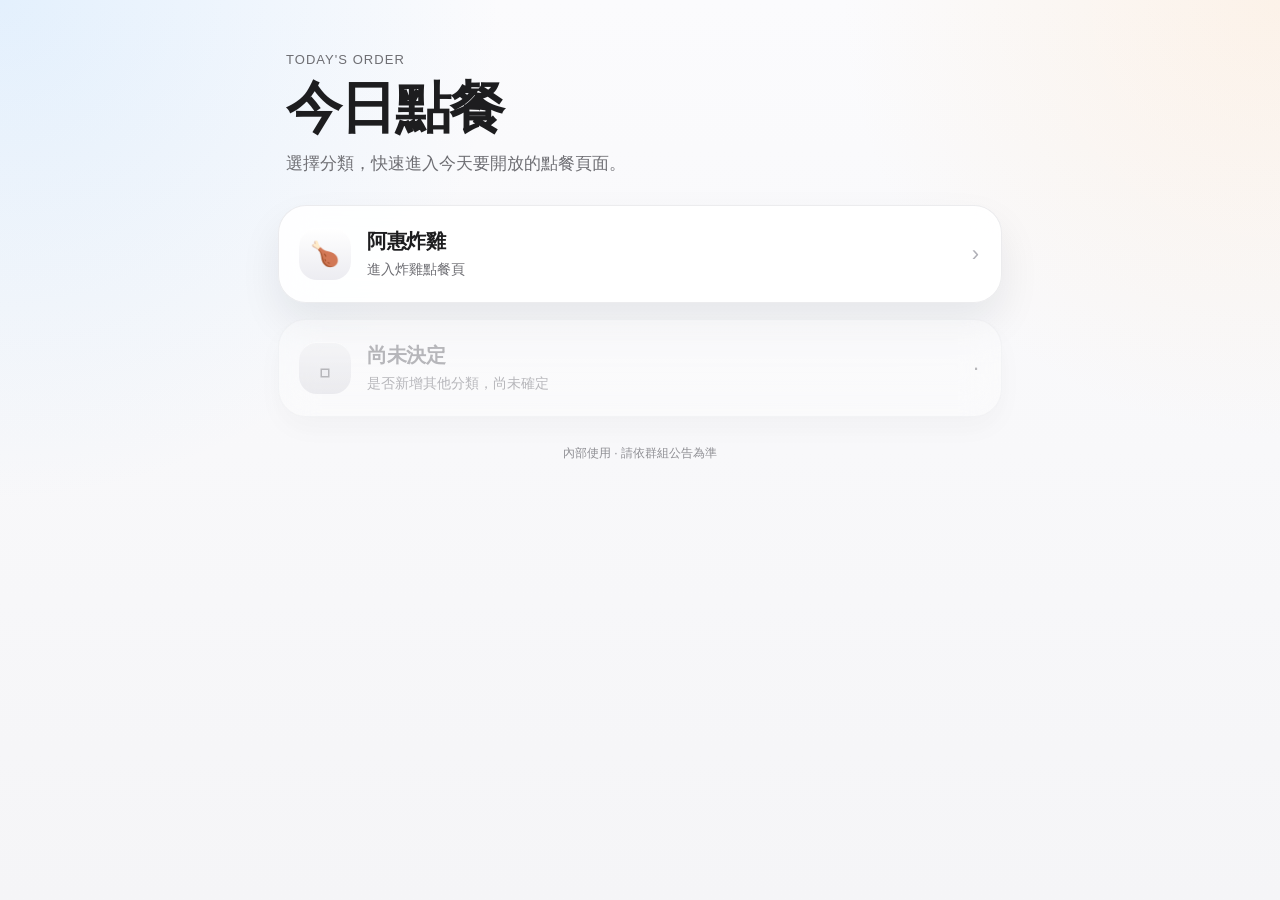
<file: index.html>
<!DOCTYPE html>
<html lang="zh-TW">
<head>
  <meta charset="UTF-8">
  <meta name="viewport" content="width=device-width, initial-scale=1.0">
  <title>今日點餐</title>
  <link rel="stylesheet" href="./css/index.css">
  <script src="./js/app.js" defer></script>
</head>
<body>

  <main class="shell">
    <section class="hero">
      <div class="eyebrow">Today&apos;s Order</div>
      <h1 class="title">今日點餐</h1>
      <p class="sub">選擇分類，快速進入今天要開放的點餐頁面。</p>
    </section>

    <section class="list">
      <a href="./ahui_fried_chicken.html" class="item">
        <div class="left">
          <div class="icon">🍗</div>
          <div class="copy">
            <div class="name">阿惠炸雞</div>
            <div class="desc">進入炸雞點餐頁</div>
          </div>
        </div>
        <div class="right">›</div>
      </a>

      <div class="item placeholder">
        <div class="left">
          <div class="icon">◻</div>
          <div class="copy">
            <div class="name">尚未決定</div>
            <div class="desc">是否新增其他分類，尚未確定</div>
          </div>
        </div>
        <div class="right">·</div>
      </div>
    </section>

    <div class="footer">內部使用 · 請依群組公告為準</div>
  </main>

</body>
</html>
</file>
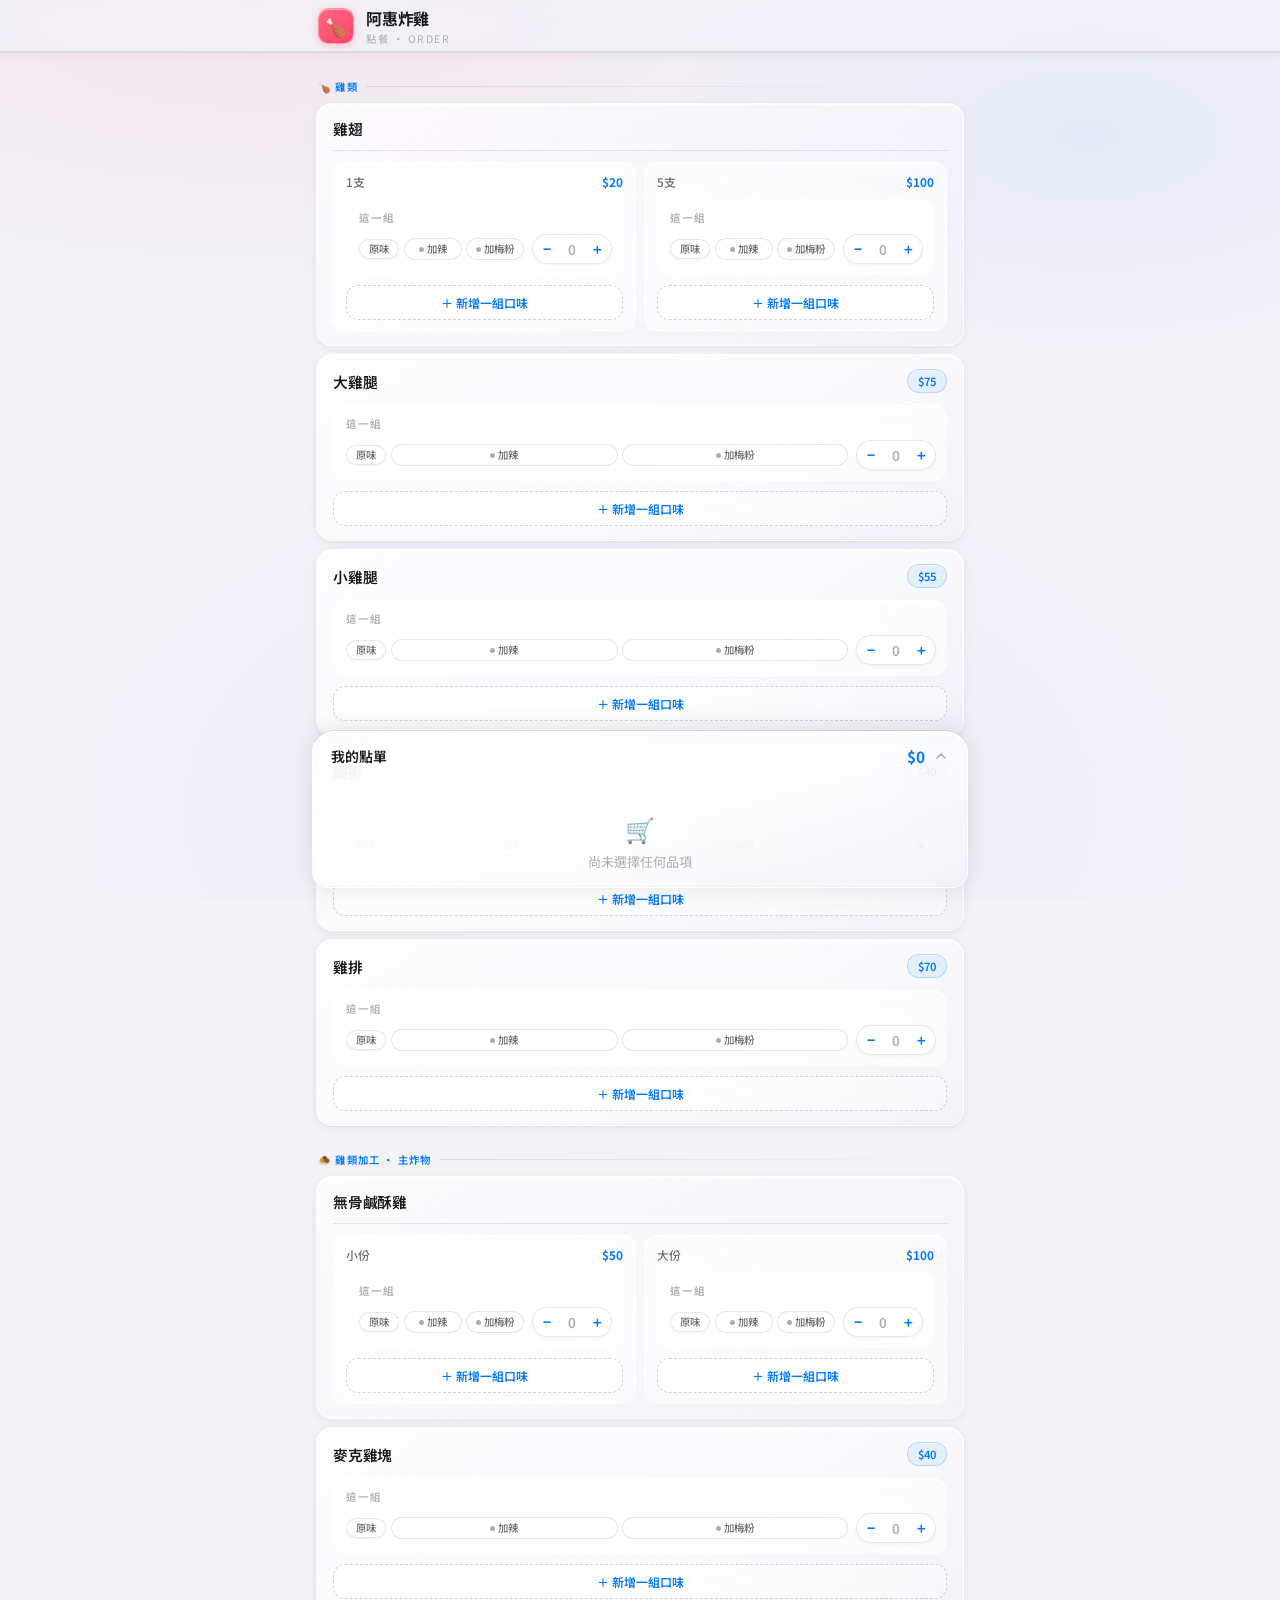
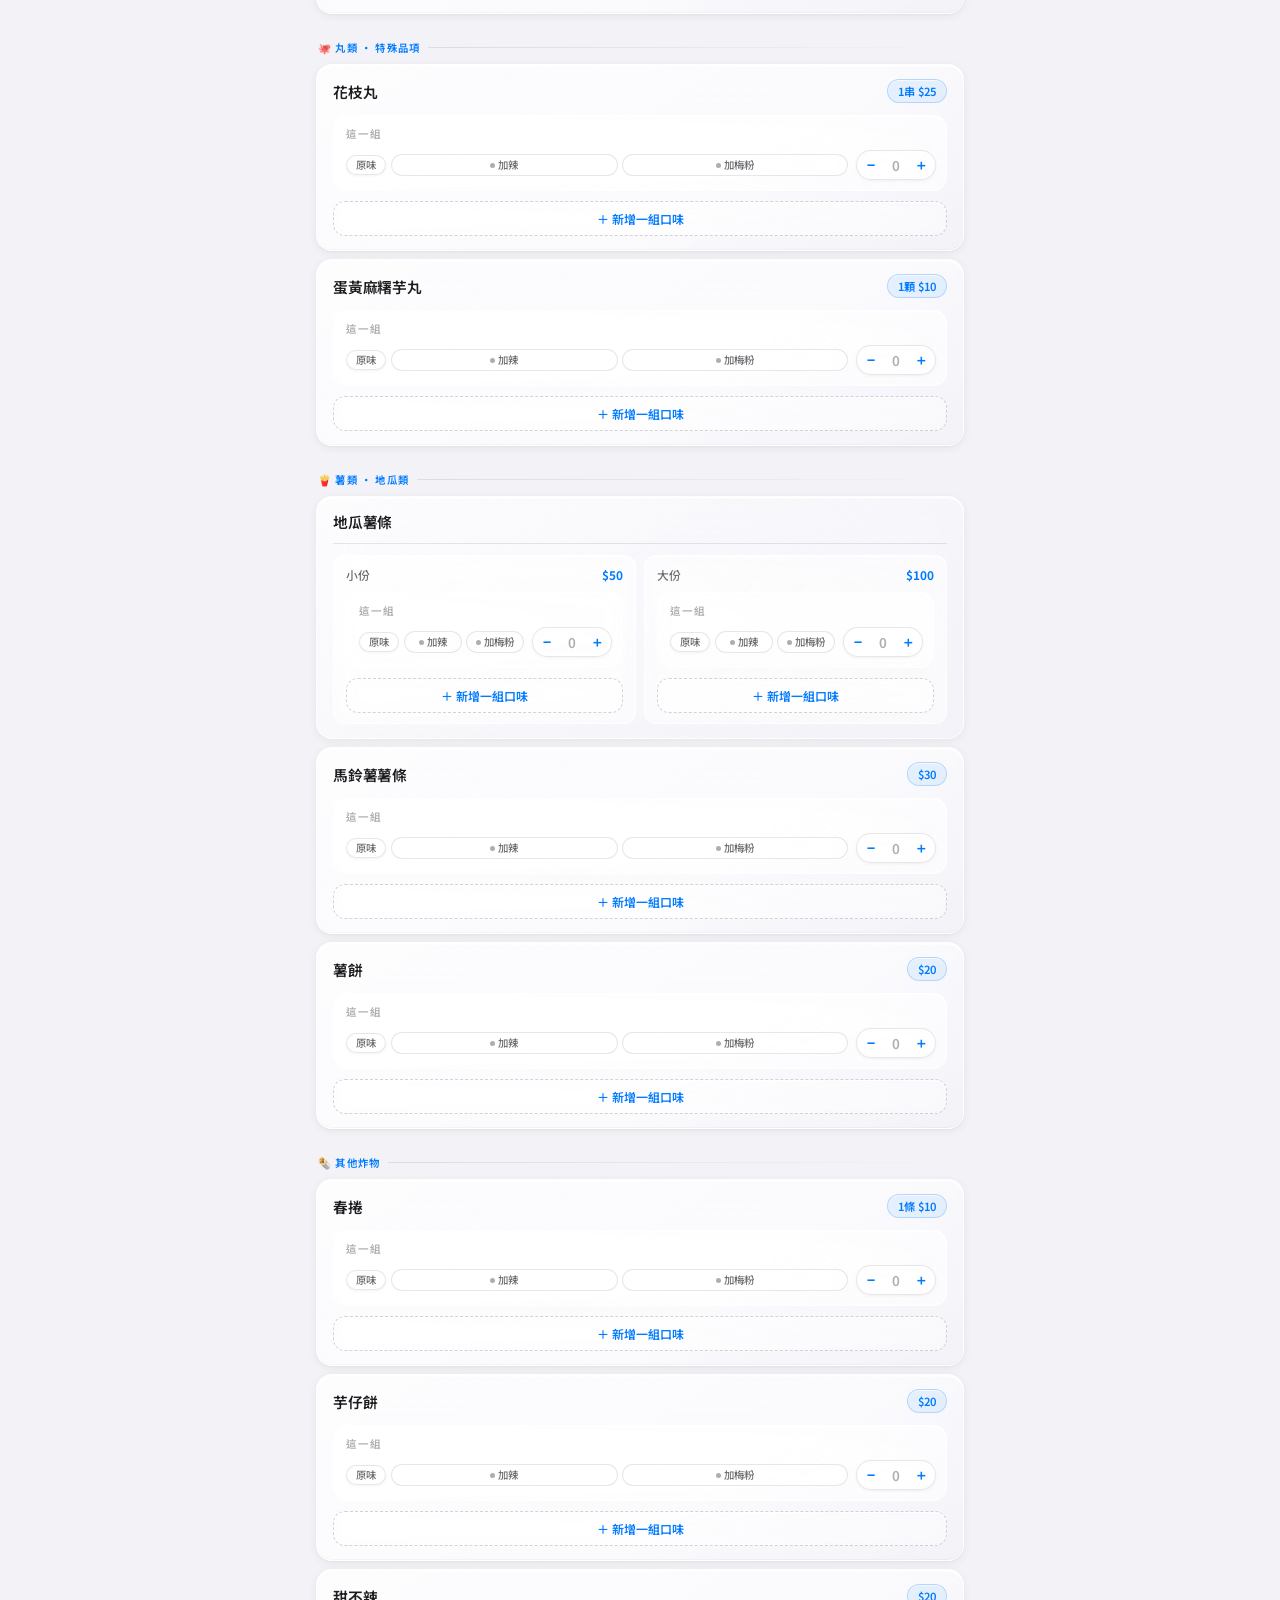
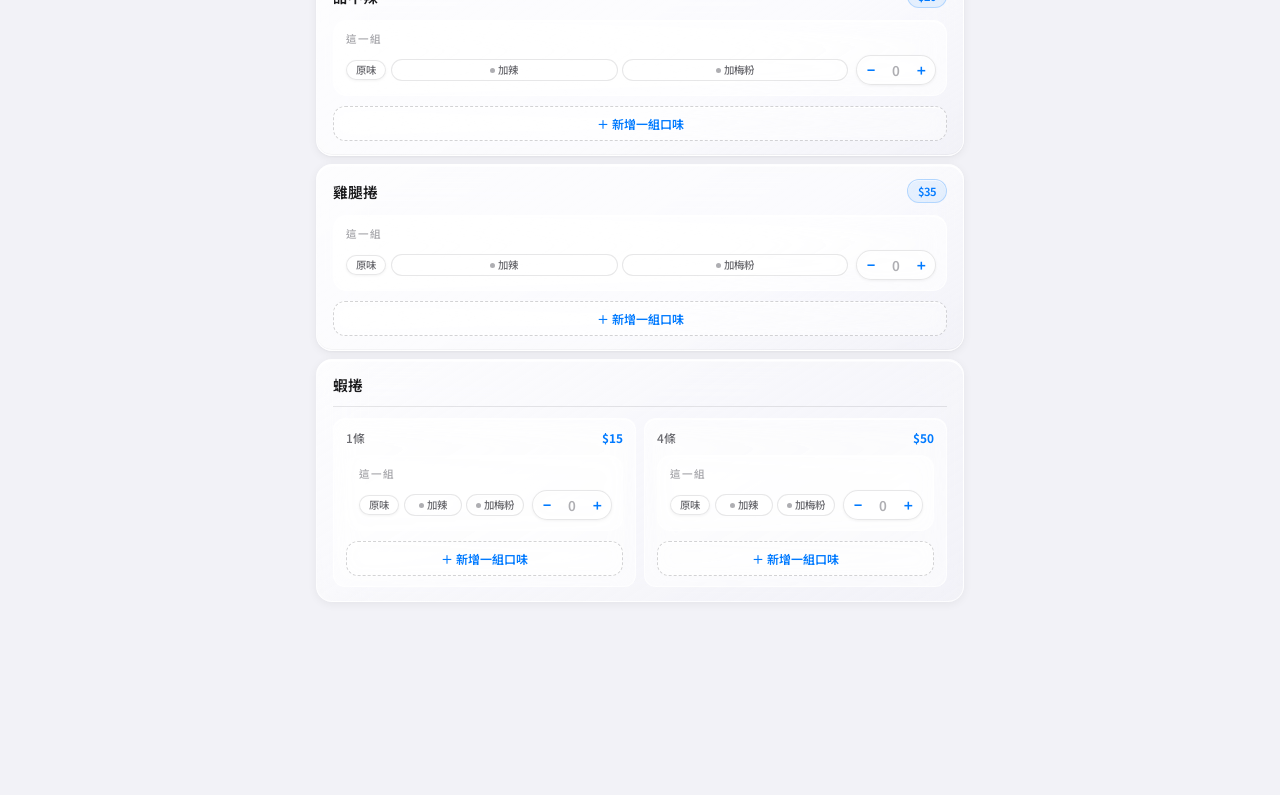
<file: ahui_fried_chicken.html>
<!DOCTYPE html>
<html lang="zh-TW">
<head>
<meta charset="UTF-8">
<meta name="viewport" content="width=device-width, initial-scale=1.0">
<title>阿惠炸雞</title>
<link rel="preconnect" href="https://fonts.googleapis.com">
<link href="https://fonts.googleapis.com/css2?family=Noto+Sans+TC:wght@300;400;500;600;700&display=swap" rel="stylesheet">
<style>
*,*::before,*::after{box-sizing:border-box;margin:0;padding:0}
:root{
  /* ── Apple System Colors ── */
  --blue:       #007AFF;
  --blue-lt:    #5AC8FA;
  --blue-bg:    rgba(0,122,255,0.09);
  --blue-bd:    rgba(0,122,255,0.22);
  --red:        #FF3B30;
  --red-bg:     rgba(255,59,48,0.09);
  --red-bd:     rgba(255,59,48,0.26);
  --orange:     #FF9500;
  --orange-bg:  rgba(255,149,0,0.09);
  --orange-bd:  rgba(255,149,0,0.26);
  --purple:     #AF52DE;
  --purple-bg:  rgba(175,82,222,0.08);
  --purple-bd:  rgba(175,82,222,0.24);
  --green:      #34C759;
  --green-bg:   rgba(52,199,89,0.09);
  --teal:       #5AC8FA;
  --pink-hint:  #FF2D55;
  --pink-soft:  rgba(255,45,85,0.07);
  /* ── Neutral grays (Apple SF) ── */
  --bg1:        #f2f2f7;
  --bg2:        #ffffff;
  --fill1:      rgba(120,120,128,0.12);
  --fill2:      rgba(120,120,128,0.08);
  --fill3:      rgba(120,120,128,0.05);
  --separator:  rgba(60,60,67,0.12);
  --t1:         #1c1c1e;
  --t2:         #3a3a3c;
  --t3:         #6d6d72;
  --t4:         #aeaeb2;
  --max:        680px;
  --bar-safe:   210px;
  --font:'Noto Sans TC',-apple-system,BlinkMacSystemFont,sans-serif;
}
html{-webkit-text-size-adjust:100%}

body{
  font-family:var(--font);
  color:var(--t1);
  -webkit-font-smoothing:antialiased;
  min-height:100vh;
  padding-bottom:calc(var(--bar-safe) + env(safe-area-inset-bottom,0px));
  background:
    radial-gradient(ellipse 100% 60% at 20% 0%,  rgba(255,45,85,0.06) 0%,  transparent 55%),
    radial-gradient(ellipse 70%  50% at 85% 15%, rgba(0,122,255,0.05)  0%,  transparent 50%),
    radial-gradient(ellipse 80%  70% at 50% 90%, rgba(90,200,250,0.05) 0%,  transparent 60%),
    #f2f2f7;
  background-attachment:fixed;
}

.page{max-width:var(--max);margin:0 auto;padding:0 16px}

/* ─── NAV ─── */
nav{
  background:rgba(242,242,247,0.82);
  backdrop-filter:saturate(180%) blur(28px);
  -webkit-backdrop-filter:saturate(180%) blur(28px);
  border-bottom:1px solid var(--separator);
  position:sticky;top:0;z-index:100;
  box-shadow:
    inset 0 -1px 0 var(--separator),
    0 1px 12px rgba(0,0,0,0.05);
}
.nav-inner{
  max-width:var(--max);margin:0 auto;
  display:flex;align-items:center;
  padding:0 18px;height:52px;gap:12px;
}
.nav-icon{
  width:36px;height:36px;
  background:linear-gradient(145deg,rgba(255,88,116,0.9),rgba(255,45,85,0.88));
  border-radius:10px;
  display:flex;align-items:center;justify-content:center;
  font-size:1.1rem;flex-shrink:0;
  border:1px solid rgba(255,255,255,0.40);
  box-shadow:
    inset 0 1px 0 rgba(255,255,255,0.45),
    0 2px 8px rgba(255,45,85,0.22);
}
.nav-name{font-size:1rem;font-weight:700;color:var(--t1);letter-spacing:-.2px}
.nav-sub{font-size:.65rem;color:var(--t4);letter-spacing:1.5px;margin-top:1px;text-transform:uppercase}

/* ─── SECTION ─── */
.section{margin-top:26px}
.cat-label{
  font-size:.65rem;font-weight:600;letter-spacing:1.2px;text-transform:uppercase;
  color:var(--blue);padding:0 2px;margin-bottom:9px;
  display:flex;align-items:center;gap:8px;
}
.cat-label::after{content:'';flex:1;height:1px;background:linear-gradient(90deg,var(--separator),transparent)}

/* ─── CARD ─── */
.card{
  background:linear-gradient(
    148deg,
    rgba(255,255,255,0.82) 0%,
    rgba(255,255,255,0.68) 60%,
    rgba(242,242,247,0.55) 100%
  );
  backdrop-filter:saturate(180%) blur(24px);
  -webkit-backdrop-filter:saturate(180%) blur(24px);
  border-radius:16px;
  border:1px solid rgba(255,255,255,0.78);
  margin-bottom:8px;overflow:hidden;
  box-shadow:
    inset 0 1.5px 0 rgba(255,255,255,0.95),
    inset 0 -1px 0 rgba(0,0,0,0.03),
    0 2px 10px rgba(0,0,0,0.06),
    0 1px 3px rgba(0,0,0,0.04);
  transition:box-shadow .2s, transform .18s;
}
.card:hover{
  transform:translateY(-1px);
  box-shadow:
    inset 0 1.5px 0 rgba(255,255,255,0.95),
    0 6px 22px rgba(0,0,0,0.09),
    0 2px 6px rgba(0,0,0,0.05);
}
.card.hot{
  border-color:rgba(0,122,255,0.30);
  box-shadow:
    inset 0 1.5px 0 rgba(255,255,255,0.95),
    0 0 0 3px rgba(0,122,255,0.09),
    0 4px 16px rgba(0,0,0,0.07);
}
.card-body{padding:14px 16px}
.row-top{display:flex;align-items:center;gap:10px;margin-bottom:12px}
.name{flex:1;font-size:.92rem;font-weight:600;letter-spacing:-.2px;color:var(--t1)}
.name{min-width:0}

.chip{
  font-size:.7rem;font-weight:600;color:var(--blue);
  background:var(--blue-bg);
  border:1px solid var(--blue-bd);
  border-radius:20px;padding:3px 10px;white-space:nowrap;
  backdrop-filter:blur(8px);-webkit-backdrop-filter:blur(8px);
  box-shadow:inset 0 1px 0 rgba(255,255,255,0.6);
}

.row-bot{display:flex;align-items:center;gap:8px}

/* ─── SEASONING ─── */
.season-row{flex:1;display:flex;align-items:center;gap:5px}
.season-row{min-width:0}
.pill-plain{
  font-size:.65rem;font-weight:500;color:var(--t4);
  border-radius:20px;padding:4px 9px;white-space:nowrap;line-height:1;
  flex-shrink:0;user-select:none;border:1px solid transparent;transition:all .16s;
}
.pill-plain.lit{
  color:var(--t3);
  background:rgba(255,255,255,0.65);
  border-color:var(--separator);
  box-shadow:inset 0 1px 0 rgba(255,255,255,0.9), 0 1px 3px rgba(0,0,0,0.05);
}

.toggle-wrap{display:flex;gap:4px;flex:1;min-width:0}
.tog{
  flex:1;display:flex;align-items:center;justify-content:center;gap:3px;
  padding:5px 4px;border-radius:20px;
  border:1px solid var(--separator);
  background:rgba(255,255,255,0.50);
  backdrop-filter:blur(10px);-webkit-backdrop-filter:blur(10px);
  font-family:var(--font);font-size:.65rem;font-weight:500;
  color:var(--t3);cursor:pointer;
  transition:all .15s;white-space:nowrap;line-height:1;
  box-shadow:inset 0 1px 0 rgba(255,255,255,0.75);
  min-width:0;
}
.tog .dot{width:5px;height:5px;border-radius:50%;background:var(--t4);flex-shrink:0;transition:background .14s}
.tog:hover{background:rgba(255,255,255,0.70);border-color:rgba(60,60,67,0.18)}
.tog.spicy-on{background:var(--red-bg);border-color:var(--red-bd);color:var(--red);
  box-shadow:inset 0 1px 0 rgba(255,255,255,0.6), 0 0 0 2px rgba(255,59,48,0.07)}
.tog.spicy-on .dot{background:var(--red)}
.tog.plum-on{background:var(--purple-bg);border-color:var(--purple-bd);color:var(--purple);
  box-shadow:inset 0 1px 0 rgba(255,255,255,0.6), 0 0 0 2px rgba(175,82,222,0.07)}
.tog.plum-on .dot{background:var(--purple)}

/* ─── STEPPER ─── */
.stepper{
  display:flex;align-items:center;
  background:rgba(255,255,255,0.55);
  backdrop-filter:blur(12px);-webkit-backdrop-filter:blur(12px);
  border:1px solid var(--separator);
  border-radius:20px;flex-shrink:0;overflow:hidden;
  box-shadow:inset 0 1px 0 rgba(255,255,255,0.85), 0 1px 3px rgba(0,0,0,0.05);
}
.st{
  width:28px;height:28px;border:none;background:transparent;
  color:var(--blue);font-size:.9rem;font-weight:600;cursor:pointer;
  display:flex;align-items:center;justify-content:center;
  transition:background .12s;
}
.st:hover{background:var(--fill1)}
.sn{
  min-width:22px;text-align:center;font-size:.84rem;font-weight:600;
  color:var(--t4);user-select:none;transition:color .14s;
}
.sn.nz{color:var(--blue)}

.order-stack{display:grid;gap:8px}
.order-line{
  padding:10px 10px 10px 12px;
  background:rgba(255,255,255,0.52);
  backdrop-filter:blur(12px);-webkit-backdrop-filter:blur(12px);
  border:1px solid rgba(255,255,255,0.70);
  border-radius:14px;
  box-shadow:inset 0 1px 0 rgba(255,255,255,0.88);
}
.order-line.active{
  background:var(--blue-bg);
  border-color:var(--blue-bd);
  box-shadow:inset 0 1px 0 rgba(255,255,255,0.85), 0 0 0 3px rgba(0,122,255,0.07);
}
.line-head{
  display:flex;align-items:center;justify-content:space-between;
  gap:8px;margin-bottom:9px;
}
.line-label{
  font-size:.66rem;font-weight:600;color:var(--t4);
  letter-spacing:.8px;text-transform:uppercase;
}
.line-remove{
  border:none;background:transparent;color:var(--t4);
  font-family:var(--font);font-size:.72rem;font-weight:600;
  cursor:pointer;padding:2px 4px;transition:color .14s;
}
.line-remove:hover{color:var(--red)}
.add-line{
  width:100%;margin-top:10px;padding:8px 10px;
  background:rgba(255,255,255,0.42);
  backdrop-filter:blur(10px);-webkit-backdrop-filter:blur(10px);
  border:1px dashed rgba(60,60,67,0.22);
  border-radius:12px;color:var(--blue);
  font-family:var(--font);font-size:.75rem;font-weight:600;
  cursor:pointer;transition:all .15s;
  box-shadow:inset 0 1px 0 rgba(255,255,255,0.80);
}
.add-line:hover{
  background:rgba(255,255,255,0.64);
  border-color:var(--blue-bd);
}
/* ─── VARIANT ─── */
.vwrap{
  background:linear-gradient(148deg,rgba(255,255,255,0.80),rgba(242,242,247,0.58));
  backdrop-filter:saturate(180%) blur(24px);
  -webkit-backdrop-filter:saturate(180%) blur(24px);
  border-radius:16px;
  border:1px solid rgba(255,255,255,0.75);
  margin-bottom:8px;padding:14px 16px;
  box-shadow:
    inset 0 1.5px 0 rgba(255,255,255,0.95),
    0 2px 10px rgba(0,0,0,0.06);
}
.vtitle{
  font-size:.92rem;font-weight:600;color:var(--t1);letter-spacing:-.2px;
  padding-bottom:11px;margin-bottom:11px;
  border-bottom:1px solid var(--separator);
}
.vgrid{display:grid;grid-template-columns:1fr 1fr;gap:8px}
@media(max-width:380px){.vgrid{grid-template-columns:1fr}}
.vcell{
  background:rgba(255,255,255,0.52);
  backdrop-filter:blur(12px);-webkit-backdrop-filter:blur(12px);
  border-radius:12px;padding:10px 12px;
  border:1px solid rgba(255,255,255,0.68);
  transition:all .16s;
  box-shadow:inset 0 1px 0 rgba(255,255,255,0.88);
}
.vcell.hot{
  background:var(--blue-bg);
  border-color:var(--blue-bd);
  box-shadow:inset 0 1px 0 rgba(255,255,255,0.85), 0 0 0 3px rgba(0,122,255,0.07);
}
.vcell-head{display:flex;align-items:center;justify-content:space-between;margin-bottom:9px}
.vsize{font-size:.74rem;font-weight:500;color:var(--t3)}
.vprice{font-size:.74rem;font-weight:700;color:var(--blue)}

/* ─── ORDER BAR ─── */
#bar{position:fixed;bottom:0;left:0;right:0;z-index:200}
.bar-wrap{max-width:var(--max);margin:0 auto;padding:0 12px 12px}
.bar-sheet{
  background:linear-gradient(
    165deg,
    rgba(255,255,255,0.86) 0%,
    rgba(255,255,255,0.74) 50%,
    rgba(242,242,247,0.68) 100%
  );
  backdrop-filter:saturate(200%) blur(36px);
  -webkit-backdrop-filter:saturate(200%) blur(36px);
  border-radius:22px 22px 16px 16px;
  border:1px solid rgba(255,255,255,0.82);
  box-shadow:
    inset 0 2px 0 rgba(255,255,255,0.98),
    inset 0 -1px 0 rgba(0,0,0,0.03),
    0 -1px 0 var(--separator),
    0 -6px 28px rgba(0,0,0,0.07),
    0 8px 32px rgba(0,0,0,0.05);
  overflow:hidden;
}
.bar-header{
  display:flex;align-items:center;justify-content:space-between;
  padding:13px 18px;cursor:pointer;
  border-bottom:1px solid transparent;transition:border-color .2s;
}
.bar-header.sep{border-color:var(--separator)}
.bhl{display:flex;align-items:center;gap:8px}
.bh-title{font-size:.87rem;font-weight:600;color:var(--t1)}
.bh-badge{
  background:var(--pink-hint);color:#fff;font-size:.62rem;font-weight:700;
  border-radius:20px;padding:2px 9px;line-height:1.4;
  opacity:0;transform:scale(.7);transition:all .2s;
  border:1px solid rgba(255,255,255,0.22);
  box-shadow:0 1px 5px rgba(255,45,85,0.28);
}
.bh-badge.on{opacity:1;transform:scale(1)}
.bhr{display:flex;align-items:center;gap:8px}
.bh-total{font-size:.96rem;font-weight:700;color:var(--blue)}
.bh-chev{width:16px;height:16px;color:var(--t4);transition:transform .25s cubic-bezier(.4,0,.2,1)}
.bh-chev.up{transform:rotate(180deg)}

.bar-body{max-height:0;overflow:hidden;transition:max-height .32s cubic-bezier(.4,0,.2,1)}
.bar-body.open{max-height:56vh;overflow-y:auto}
.bar-inner{padding:10px 18px 4px}

.bar-body::-webkit-scrollbar{width:3px}
.bar-body::-webkit-scrollbar-track{background:transparent}
.bar-body::-webkit-scrollbar-thumb{background:rgba(0,0,0,0.12);border-radius:2px}

.empty{text-align:center;padding:20px 0 12px;color:var(--t4);font-size:.82rem}
.empty span{display:block;font-size:1.5rem;margin-bottom:6px}

.ol{display:flex;align-items:center;gap:6px;padding:7px 0;border-bottom:1px solid var(--separator);font-size:.8rem}
.ol:last-of-type{border:none}
.ol-n{flex:1;font-weight:500;color:var(--t1)}
.ol-n{min-width:0}
.ol-tags{display:flex;gap:3px;flex-shrink:0}
.tag{
  font-size:.61rem;font-weight:600;padding:2px 8px;
  border-radius:20px;white-space:nowrap;border:1px solid;
}
.tag-plain{background:var(--fill2);color:var(--t3);border-color:var(--separator)}
.tag-spicy{background:var(--red-bg);color:var(--red);border-color:var(--red-bd)}
.tag-plum {background:var(--purple-bg);color:var(--purple);border-color:var(--purple-bd)}
.ol-q{color:var(--t4);font-size:.75rem}
.ol-p{font-weight:700;min-width:36px;text-align:right;color:var(--blue)}

.sum-row{
  display:flex;justify-content:space-between;align-items:baseline;
  padding:10px 0 12px;border-top:1px solid var(--separator);margin-top:2px;
}
.sum-lbl{font-size:.82rem;color:var(--t3);font-weight:500}
.sum-amt{font-size:1.05rem;font-weight:700;color:var(--blue)}

/* CTA button */
.btn-copy{
  width:100%;padding:12px;
  background:linear-gradient(145deg,rgba(0,132,255,0.92),rgba(0,100,220,0.94));
  border:1px solid rgba(255,255,255,0.25);
  border-radius:14px;color:#fff;font-family:var(--font);
  font-size:.87rem;font-weight:600;cursor:pointer;
  display:flex;align-items:center;justify-content:center;gap:6px;
  margin-bottom:7px;transition:all .18s;
  box-shadow:
    inset 0 1px 0 rgba(255,255,255,0.28),
    inset 0 -1px 0 rgba(0,0,0,0.10),
    0 3px 14px rgba(0,100,220,0.28);
}
.btn-copy:hover{transform:translateY(-1px);box-shadow:inset 0 1px 0 rgba(255,255,255,0.28), 0 6px 22px rgba(0,100,220,0.35)}
.btn-copy:active{transform:translateY(0)}
.btn-copy.ok{
  background:linear-gradient(145deg,rgba(52,199,89,0.92),rgba(36,160,68,0.94));
  box-shadow:inset 0 1px 0 rgba(255,255,255,0.25), 0 3px 14px rgba(52,199,89,0.28);
}

.btn-clear{
  width:100%;padding:9px;
  background:rgba(255,255,255,0.48);
  backdrop-filter:blur(10px);-webkit-backdrop-filter:blur(10px);
  border:1px solid var(--separator);border-radius:12px;
  color:var(--t3);font-family:var(--font);font-size:.8rem;
  font-weight:500;cursor:pointer;margin-bottom:6px;
  box-shadow:inset 0 1px 0 rgba(255,255,255,0.80);
  transition:all .15s;
}
.btn-clear:hover{color:var(--red);border-color:var(--red-bd);background:rgba(255,255,255,0.65)}

/* ─── TOAST ─── */
#toast{
  position:fixed;bottom:228px;left:50%;
  transform:translateX(-50%) translateY(10px);
  background:rgba(30,30,35,0.78);
  backdrop-filter:blur(24px);-webkit-backdrop-filter:blur(24px);
  color:#fff;padding:9px 20px;
  border:1px solid rgba(255,255,255,0.16);
  border-radius:30px;font-size:.78rem;font-weight:600;
  opacity:0;pointer-events:none;z-index:400;
  transition:all .24s cubic-bezier(.4,0,.2,1);white-space:nowrap;
  box-shadow:inset 0 1px 0 rgba(255,255,255,0.12), 0 6px 24px rgba(0,0,0,0.22);
}
#toast.on{opacity:1;transform:translateX(-50%) translateY(0)}

@keyframes up{from{opacity:0;transform:translateY(8px)}to{opacity:1;transform:translateY(0)}}
.card,.vwrap{animation:up .25s ease both}

@media(max-width:520px){
  .page{padding:0 12px}
  .vgrid{grid-template-columns:1fr}
  .row-bot{flex-wrap:wrap;align-items:stretch}
  .season-row{width:100%;flex-wrap:wrap;gap:6px}
  .toggle-wrap{width:100%}
  .stepper{margin-left:auto}
}
</style>
</head>
<body>

<nav>
  <div class="nav-inner">
    <div class="nav-icon">🍗</div>
    <div>
      <div class="nav-name">阿惠炸雞</div>
      <div class="nav-sub">點餐 · Order</div>
    </div>
  </div>
</nav>

<div class="page" id="menu"></div>

<div id="bar">
  <div class="bar-wrap">
    <div class="bar-sheet">
      <div class="bar-header" id="bhdr" onclick="toggleBar()">
        <div class="bhl">
          <span class="bh-title">我的點單</span>
          <span class="bh-badge" id="badge"></span>
        </div>
        <div class="bhr">
          <span class="bh-total" id="btotal">$0</span>
          <svg class="bh-chev" id="bchev" viewBox="0 0 16 16" fill="none">
            <path d="M4 6l4 4 4-4" stroke="currentColor" stroke-width="1.6" stroke-linecap="round" stroke-linejoin="round"/>
          </svg>
        </div>
      </div>
      <div class="bar-body" id="bbody">
        <div class="bar-inner" id="binner"></div>
      </div>
    </div>
  </div>
</div>
<div id="toast"></div>

<script>
const MENU=[
  {cat:'🍗 雞類',items:[
    {id:'w', name:'雞翅',  variants:[{label:'1支',price:20},{label:'5支',price:100}]},
    {id:'bl',name:'大雞腿',price:75},
    {id:'sl',name:'小雞腿',price:55},
    {id:'lr',name:'腿排',  price:40},
    {id:'ct',name:'雞排',  price:70},
  ]},
  {cat:'🧆 雞類加工 · 主炸物',items:[
    {id:'bbc',name:'無骨鹹酥雞',variants:[{label:'小份',price:50},{label:'大份',price:100}]},
    {id:'mc', name:'麥克雞塊',price:40},
  ]},
  {cat:'🐙 丸類 · 特殊品項',items:[
    {id:'sq',name:'花枝丸',      price:25,unit:'串'},
    {id:'tb',name:'蛋黃麻糬芋丸',price:10,unit:'顆'},
  ]},
  {cat:'🍟 薯類 · 地瓜類',items:[
    {id:'swf',name:'地瓜薯條',  variants:[{label:'小份',price:50},{label:'大份',price:100}]},
    {id:'pf', name:'馬鈴薯薯條',price:30},
    {id:'ph', name:'薯餅',      price:20},
  ]},
  {cat:'🌯 其他炸物',items:[
    {id:'sp',name:'春捲', price:10,unit:'條'},
    {id:'tc',name:'芋仔餅',price:20},
    {id:'fp',name:'甜不辣',price:20},
    {id:'cr',name:'雞腿捲',price:35},
    {id:'sr',name:'蝦捲', variants:[{label:'1條',price:15},{label:'4條',price:50}]},
  ]},
];
const S={};
let lineSeq=0;
const sk=(id,vi)=>vi!==undefined?`${id}_v${vi}`:id;
const makeLine=()=>({id:`l${++lineSeq}`,qty:0,spicy:false,plum:false});
function ensureLines(k){
  if(!Array.isArray(S[k])||!S[k].length)S[k]=[makeLine()];
  return S[k];
}
function lineKey(k,lineId){return `${k}__${lineId}`}
function getLine(k,lineId){return ensureLines(k).find(line=>line.id===lineId)}
function lineActive(line){return line.qty>0}
function isPlain(line){return !line.spicy&&!line.plum}
function seasonHtml(k,lineId){
  const s=getLine(k,lineId);
  return `<div class="season-row">
    <span class="pill-plain ${isPlain(s)?'lit':''}">原味</span>
    <div class="toggle-wrap">
      <button class="tog ${s.spicy?'spicy-on':''}" onclick="tog('${k}','${lineId}','spicy')"><span class="dot"></span>加辣</button>
      <button class="tog ${s.plum?'plum-on':''}" onclick="tog('${k}','${lineId}','plum')"><span class="dot"></span>加梅粉</button>
    </div>
  </div>`;
}
function stepHtml(k,lineId){
  const s=getLine(k,lineId);
  return `<div class="stepper">
    <button class="st" onclick="chQty('${k}','${lineId}',-1)">−</button>
    <span class="sn ${s.qty>0?'nz':''}" id="n-${lineKey(k,lineId)}">${s.qty}</span>
    <button class="st" onclick="chQty('${k}','${lineId}',1)">＋</button>
  </div>`;
}
function lineHtml(k,line,index,total){
  const label=total===1?'這一組':`第 ${index+1} 組`;
  return `<div class="order-line ${lineActive(line)?'active':''}" id="l-${lineKey(k,line.id)}">
    <div class="line-head">
      <span class="line-label">${label}</span>
      ${total>1?`<button class="line-remove" onclick="removeLine('${k}','${line.id}')">移除</button>`:''}
    </div>
    <div class="row-bot" id="rb-${lineKey(k,line.id)}">${seasonHtml(k,line.id)}${stepHtml(k,line.id)}</div>
  </div>`;
}
function stackHtml(k){
  const lines=ensureLines(k);
  return `<div class="order-stack" id="stack-${k}">${lines.map((line,index)=>lineHtml(k,line,index,lines.length)).join('')}</div>
    <button class="add-line" onclick="addLine('${k}')">＋ 新增一組口味</button>`;
}
function hasActiveGroup(k){return ensureLines(k).some(line=>line.qty>0)}
function buildMenu(){
  document.getElementById('menu').innerHTML=MENU.map(({cat,items})=>`
    <div class="section">
      <div class="cat-label">${cat}</div>
      ${items.map(i=>i.variants?buildV(i):buildC(i)).join('')}
    </div>`).join('');
}
function buildC(item){
  const k=sk(item.id);
  const u=item.unit?`1${item.unit} `:'';
  return `<div class="card ${hasActiveGroup(k)?'hot':''}" id="c-${k}">
    <div class="card-body">
      <div class="row-top"><span class="name">${item.name}</span><span class="chip">${u}$${item.price}</span></div>
      ${stackHtml(k)}
    </div>
  </div>`;
}
function buildV(item){
  const cells=item.variants.map((v,vi)=>{
    const k=sk(item.id,vi);
    return `<div class="vcell ${hasActiveGroup(k)?'hot':''}" id="c-${k}">
      <div class="vcell-head"><span class="vsize">${v.label}</span><span class="vprice">$${v.price}</span></div>
      ${stackHtml(k)}
    </div>`;
  }).join('');
  return `<div class="vwrap"><div class="vtitle">${item.name}</div><div class="vgrid">${cells}</div></div>`;
}
function renderStack(k){
  const stack=document.getElementById(`stack-${k}`);
  if(stack){
    const lines=ensureLines(k);
    stack.innerHTML=lines.map((line,index)=>lineHtml(k,line,index,lines.length)).join('');
  }
  const card=document.getElementById(`c-${k}`);
  if(card)card.classList.toggle('hot',hasActiveGroup(k));
}
function addLine(k){
  ensureLines(k).push(makeLine());
  renderStack(k);
  renderOrder();
}
function removeLine(k,lineId){
  const next=ensureLines(k).filter(line=>line.id!==lineId);
  S[k]=next.length?next:[makeLine()];
  renderStack(k);
  renderOrder();
}
function chQty(k,lineId,d){
  const s=getLine(k,lineId);
  s.qty=Math.max(0,s.qty+d);
  renderStack(k);
  renderOrder();
}
function tog(k,lineId,type){
  const s=getLine(k,lineId);
  if(type==='spicy')s.spicy=!s.spicy;else s.plum=!s.plum;
  renderStack(k);
  renderOrder();
}
let barOpen=true;
function toggleBar(){
  barOpen=!barOpen;
  document.getElementById('bbody').classList.toggle('open',barOpen);
  document.getElementById('bchev').classList.toggle('up',barOpen);
  updateBottomSafeArea();
}
function collect(){
  const rows=[];
  MENU.forEach(({items})=>items.forEach(item=>{
    if(item.variants){
      item.variants.forEach((v,vi)=>{
        const k=sk(item.id,vi);
        ensureLines(k).forEach(line=>{
          if(line.qty>0)rows.push({name:`${item.name}（${v.label}）`,qty:line.qty,price:v.price,spicy:line.spicy,plum:line.plum});
        });
      });
    }else{
      const k=sk(item.id);
      ensureLines(k).forEach(line=>{
        if(line.qty>0)rows.push({name:item.name,qty:line.qty,price:item.price,spicy:line.spicy,plum:line.plum});
      });
    }
  }));
  return rows;
}
function renderOrder(){
  const lines=collect();
  const total=lines.reduce((a,l)=>a+l.qty*l.price,0);
  const count=lines.reduce((a,l)=>a+l.qty,0);
  document.getElementById('btotal').textContent=`$${total}`;
  const b=document.getElementById('badge');
  b.textContent=`${count} 樣`;b.classList.toggle('on',count>0);
  document.getElementById('bhdr').classList.toggle('sep',lines.length>0);
  const inn=document.getElementById('binner');
  if(!lines.length){inn.innerHTML=`<div class="empty"><span>🛒</span>尚未選擇任何品項</div>`;updateBottomSafeArea();return}
  let h=lines.map(l=>{
    const plain=!l.spicy&&!l.plum;
    const tags=plain?`<span class="tag tag-plain">原味</span>`
      :[l.spicy?`<span class="tag tag-spicy">加辣</span>`:'',l.plum?`<span class="tag tag-plum">加梅粉</span>`:''].join('');
    return `<div class="ol"><span class="ol-n">${l.name}</span><span class="ol-tags">${tags}</span><span class="ol-q">× ${l.qty}</span><span class="ol-p">$${l.qty*l.price}</span></div>`;
  }).join('');
  h+=`<div class="sum-row"><span class="sum-lbl">合計</span><span class="sum-amt">$${total}</span></div>`;
  h+=`<button class="btn-copy" id="cpbtn" onclick="doCopy()"><svg width="15" height="15" viewBox="0 0 24 24" fill="none" stroke="currentColor" stroke-width="2.2" stroke-linecap="round" stroke-linejoin="round"><path d="M21 15a2 2 0 0 1-2 2H7l-4 4V5a2 2 0 0 1 2-2h14a2 2 0 0 1 2 2z"/></svg>複製成 LINE 訊息</button>`;
  h+=`<button class="btn-clear" onclick="clearAll()">清除點單</button>`;
  inn.innerHTML=h;
  updateBottomSafeArea();
}
function doCopy(){
  const lines=collect();
  const total=lines.reduce((a,l)=>a+l.qty*l.price,0);
  const count=lines.reduce((a,l)=>a+l.qty,0);
  const msg=['【阿惠炸雞 點餐單】','─────────────',
    ...lines.map(l=>{const p=[];if(l.spicy)p.push('加辣');if(l.plum)p.push('加梅粉');return `${l.name} ×${l.qty}　${p.length?p.join('＋'):'原味'}　$${l.qty*l.price}`}),
    '─────────────',`共 ${count} 樣，合計 $${total}`].join('\n');
  const done=()=>{
    toast('已複製到剪貼簿 ✓');
    const b=document.getElementById('cpbtn');
    if(b){b.textContent='✓ 已複製！';b.classList.add('ok')}
    setTimeout(()=>{const b=document.getElementById('cpbtn');if(b){b.innerHTML=`<svg width="15" height="15" viewBox="0 0 24 24" fill="none" stroke="currentColor" stroke-width="2.2" stroke-linecap="round" stroke-linejoin="round"><path d="M21 15a2 2 0 0 1-2 2H7l-4 4V5a2 2 0 0 1 2-2h14a2 2 0 0 1 2 2z"/></svg>複製成 LINE 訊息`;b.classList.remove('ok')}},2400);
  };
  navigator.clipboard.writeText(msg).then(done).catch(()=>{const t=Object.assign(document.createElement('textarea'),{value:msg});document.body.appendChild(t);t.select();document.execCommand('copy');t.remove();done()});
}
function clearAll(){Object.keys(S).forEach(k=>{S[k]=[makeLine()]});buildMenu();renderOrder()}
function toast(msg){const el=document.getElementById('toast');el.textContent=msg;el.classList.add('on');setTimeout(()=>el.classList.remove('on'),2200)}
function updateBottomSafeArea(){
  const bar=document.getElementById('bar');
  if(!bar)return;
  const safe=Math.ceil(bar.offsetHeight+16);
  document.documentElement.style.setProperty('--bar-safe',`${safe}px`);
}
buildMenu();renderOrder();
document.getElementById('bbody').classList.add('open');
document.getElementById('bchev').classList.add('up');
updateBottomSafeArea();
window.addEventListener('resize',updateBottomSafeArea);
if('ResizeObserver' in window)new ResizeObserver(updateBottomSafeArea).observe(document.getElementById('bar'));
</script>
</body>
</html>
</file>
<file: css/index.css>
:root {
  --bg: #f5f5f7;
  --card: rgba(255, 255, 255, 0.88);
  --line: rgba(15, 23, 42, 0.08);
  --text: #1d1d1f;
  --muted: #6e6e73;
  --shadow: 0 20px 40px rgba(15, 23, 42, 0.08);
}

* {
  box-sizing: border-box;
  margin: 0;
  padding: 0;
}

body {
  min-height: 100vh;
  font-family: -apple-system, BlinkMacSystemFont, "SF Pro Text", "PingFang TC", "Noto Sans TC", sans-serif;
  background:
    radial-gradient(circle at top left, rgba(120, 190, 255, 0.18), transparent 32%),
    radial-gradient(circle at top right, rgba(255, 210, 160, 0.22), transparent 28%),
    linear-gradient(180deg, #fbfbfd 0%, var(--bg) 100%);
  color: var(--text);
}

.shell {
  max-width: 760px;
  margin: 0 auto;
  padding: 32px 18px 48px;
}

.hero {
  padding: 20px 8px 28px;
}

.eyebrow {
  font-size: 13px;
  letter-spacing: 0.08em;
  color: var(--muted);
  text-transform: uppercase;
  margin-bottom: 12px;
}

.title {
  font-size: clamp(36px, 7vw, 56px);
  line-height: 1.05;
  font-weight: 700;
  letter-spacing: -0.03em;
  margin-bottom: 12px;
}

.sub {
  max-width: 520px;
  font-size: 17px;
  line-height: 1.6;
  color: var(--muted);
}

.list {
  display: grid;
  gap: 16px;
}

.item {
  position: relative;
  display: flex;
  align-items: center;
  justify-content: space-between;
  gap: 16px;
  padding: 22px 22px 22px 20px;
  text-decoration: none;
  color: inherit;
  background: var(--card);
  border: 1px solid var(--line);
  border-radius: 28px;
  box-shadow: var(--shadow);
  backdrop-filter: blur(18px);
  -webkit-backdrop-filter: blur(18px);
  transition: transform 0.18s ease, box-shadow 0.18s ease, border-color 0.18s ease;
}

.item:hover {
  transform: translateY(-2px);
  border-color: rgba(15, 23, 42, 0.12);
  box-shadow: 0 24px 44px rgba(15, 23, 42, 0.12);
}

.left {
  display: flex;
  align-items: center;
  gap: 16px;
  min-width: 0;
}

.icon {
  width: 52px;
  height: 52px;
  border-radius: 18px;
  display: flex;
  align-items: center;
  justify-content: center;
  flex-shrink: 0;
  font-size: 24px;
  background: linear-gradient(180deg, #ffffff 0%, #ececf1 100%);
  box-shadow: inset 0 1px 0 rgba(255, 255, 255, 0.9);
}

.copy {
  min-width: 0;
}

.name {
  font-size: 20px;
  font-weight: 600;
  letter-spacing: -0.02em;
}

.desc {
  margin-top: 6px;
  font-size: 14px;
  color: var(--muted);
}

.right {
  flex-shrink: 0;
  font-size: 22px;
  color: #b0b0b7;
}

.placeholder {
  cursor: default;
  opacity: 0.62;
  background: rgba(255, 255, 255, 0.5);
  border-color: rgba(15, 23, 42, 0.05);
  box-shadow: 0 12px 28px rgba(15, 23, 42, 0.05);
}

.placeholder .icon {
  background: linear-gradient(180deg, #f3f3f5 0%, #e3e3e7 100%);
  color: #8e8e93;
}

.placeholder .name,
.placeholder .desc,
.placeholder .right {
  color: #8e8e93;
}

.placeholder:hover {
  transform: none;
  box-shadow: 0 12px 28px rgba(15, 23, 42, 0.05);
  border-color: rgba(15, 23, 42, 0.05);
}

.footer {
  margin-top: 28px;
  padding: 0 8px;
  font-size: 12px;
  color: #8e8e93;
  text-align: center;
}

@media (max-width: 640px) {
  .shell {
    padding: 20px 14px 36px;
  }

  .hero {
    padding: 12px 4px 22px;
  }

  .item {
    padding: 18px 18px 18px 16px;
    border-radius: 24px;
  }

  .name {
    font-size: 18px;
  }
}
</file>
